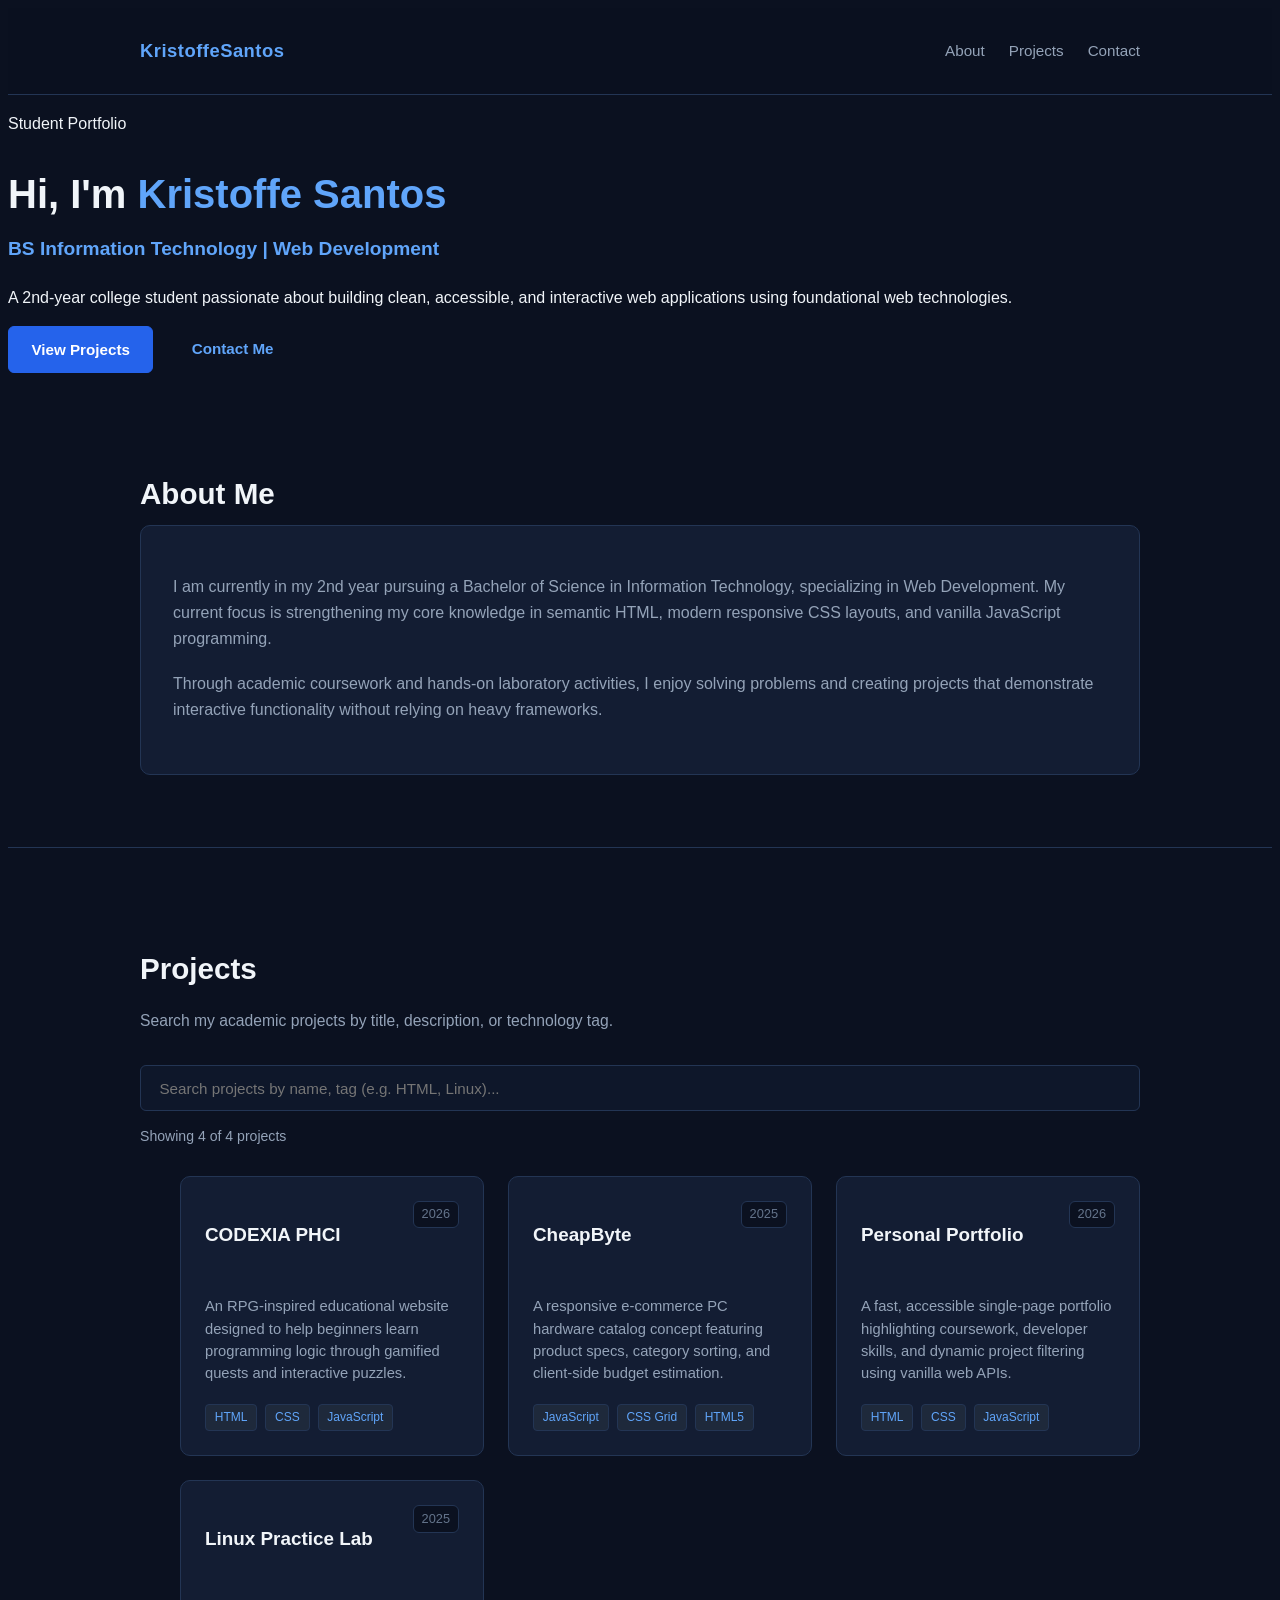
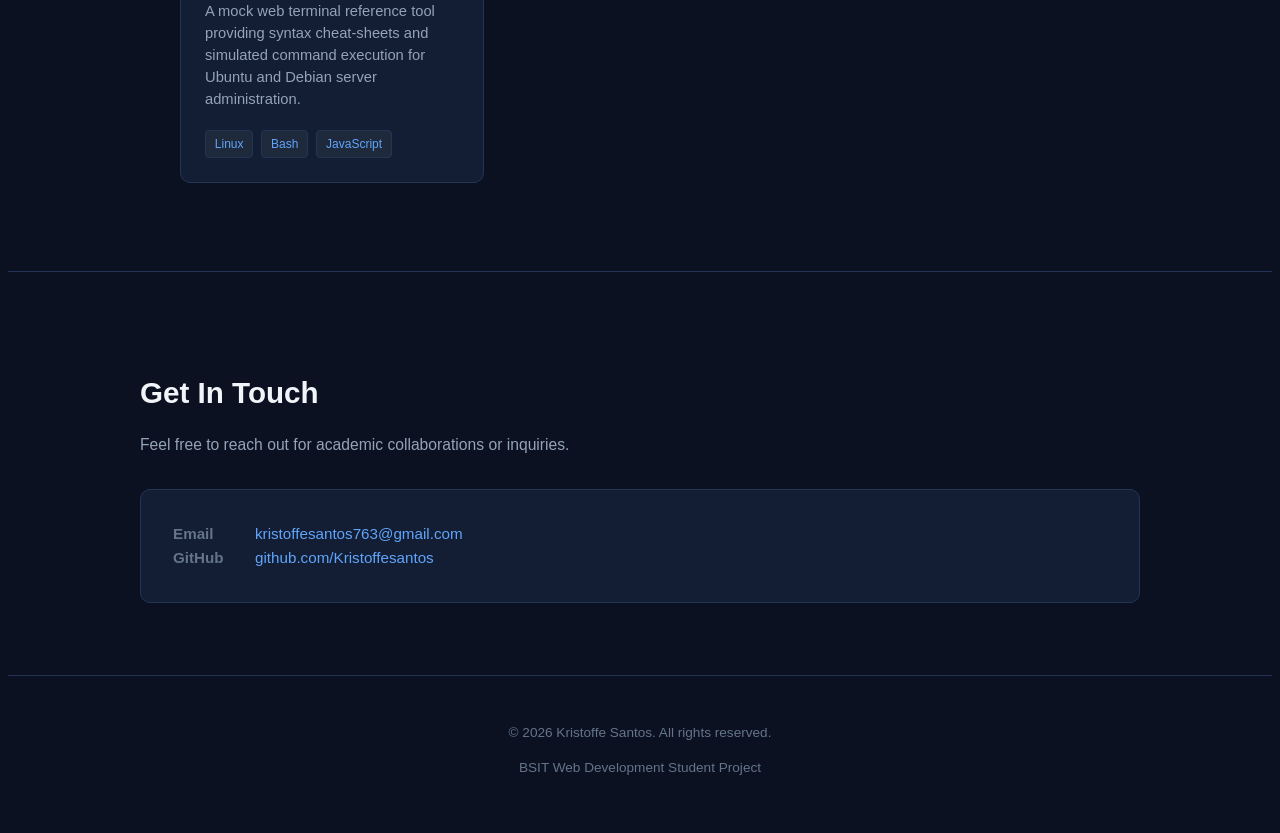
<file: index.html>
<!DOCTYPE html>
<html lang="en">
<head>
  <meta charset="UTF-8">
  <meta name="viewport" content="width=device-width, initial-scale=1.0">
  <title>Kristoffe Santos | BSIT Web Development Portfolio</title>
  <link rel="stylesheet" href="style.css">
  <script src="script.js" defer></script>
</head>
<body>


  <header class="header">
    <div class="nav-container">
      <a href="#hero" class="nav-logo">Kristoffe<span>Santos</span></a>
      <nav aria-label="Main Navigation">
        <ul class="nav-links">
          <li><a href="#about">About</a></li>
          <li><a href="#projects">Projects</a></li>
          <li><a href="#contact">Contact</a></li>
        </ul>
      </nav>
    </div>
  </header>

  <main>

    <section id="hero" class="hero">
      <div class="hero-content">
        <p class="hero-tag">Student Portfolio</p>
        <h1 class="hero-title">Hi, I'm <span class="highlight">Kristoffe Santos</span></h1>
        <h2 class="hero-subtitle">BS Information Technology | Web Development</h2>
        <p class="hero-description">
          A 2nd-year college student passionate about building clean, accessible, and interactive web applications using foundational web technologies.
        </p>
        <div class="hero-actions">
          <a href="#projects" class="btn btn-primary">View Projects</a>
          <a href="#contact" class="btn btn-outline">Contact Me</a>
        </div>
      </div>
    </section>


    <section id="about" class="section">
      <div class="container">
        <div class="section-header">
          <h2 class="section-title">About Me</h2>
          <div class="title-underline"></div>
        </div>
        <div class="about-card">
          <p>
            I am currently in my 2nd year pursuing a Bachelor of Science in Information Technology, specializing in Web Development. My current focus is strengthening my core knowledge in semantic HTML, modern responsive CSS layouts, and vanilla JavaScript programming.
          </p>
          <p>
            Through academic coursework and hands-on laboratory activities, I enjoy solving problems and creating projects that demonstrate interactive functionality without relying on heavy frameworks.
          </p>
        </div>
      </div>
    </section>

    <section id="projects" class="section">
      <div class="container">
        <div class="section-header">
          <h2 class="section-title">Projects</h2>
          <div class="title-underline"></div>
          <p class="section-subtitle">Search my academic projects by title, description, or technology tag.</p>
        </div>


        <div class="project-controls">
          <div class="search-box">
            <label for="project-search" class="visually-hidden">Search projects</label>
            <input 
              id="project-search" 
              type="search" 
              placeholder="Search projects by name, tag (e.g. HTML, Linux)..."
              autocomplete="off"
            >
          </div>
          <p id="project-count" aria-live="polite"></p>
        </div>


        <ul id="project-list" class="project-grid" aria-label="Project cards list"></ul>
      </div>
    </section>


    <section id="contact" class="section">
      <div class="container">
        <div class="section-header">
          <h2 class="section-title">Get In Touch</h2>
          <div class="title-underline"></div>
          <p class="section-subtitle">Feel free to reach out for academic collaborations or inquiries.</p>
        </div>
        <div class="contact-card">
          <div class="contact-item">
            <span class="contact-label">Email</span>
            <a href="mailto:kristoffesantos763@gmail.com" class="contact-link">kristoffesantos763@gmail.com</a>
          </div>
          <div class="contact-item">
            <span class="contact-label">GitHub</span>
            <a href="https://github.com/Kristoffesantos" target="_blank" rel="noopener noreferrer" class="contact-link">github.com/Kristoffesantos</a>
          </div>
        </div>
      </div>
    </section>
  </main>

  <footer class="footer">
    <div class="container footer-content">
      <p>&copy; 2026 Kristoffe Santos. All rights reserved.</p>
      <p class="footer-tag">BSIT Web Development Student Project</p>
    </div>
  </footer>

</body>
</html>
</file>
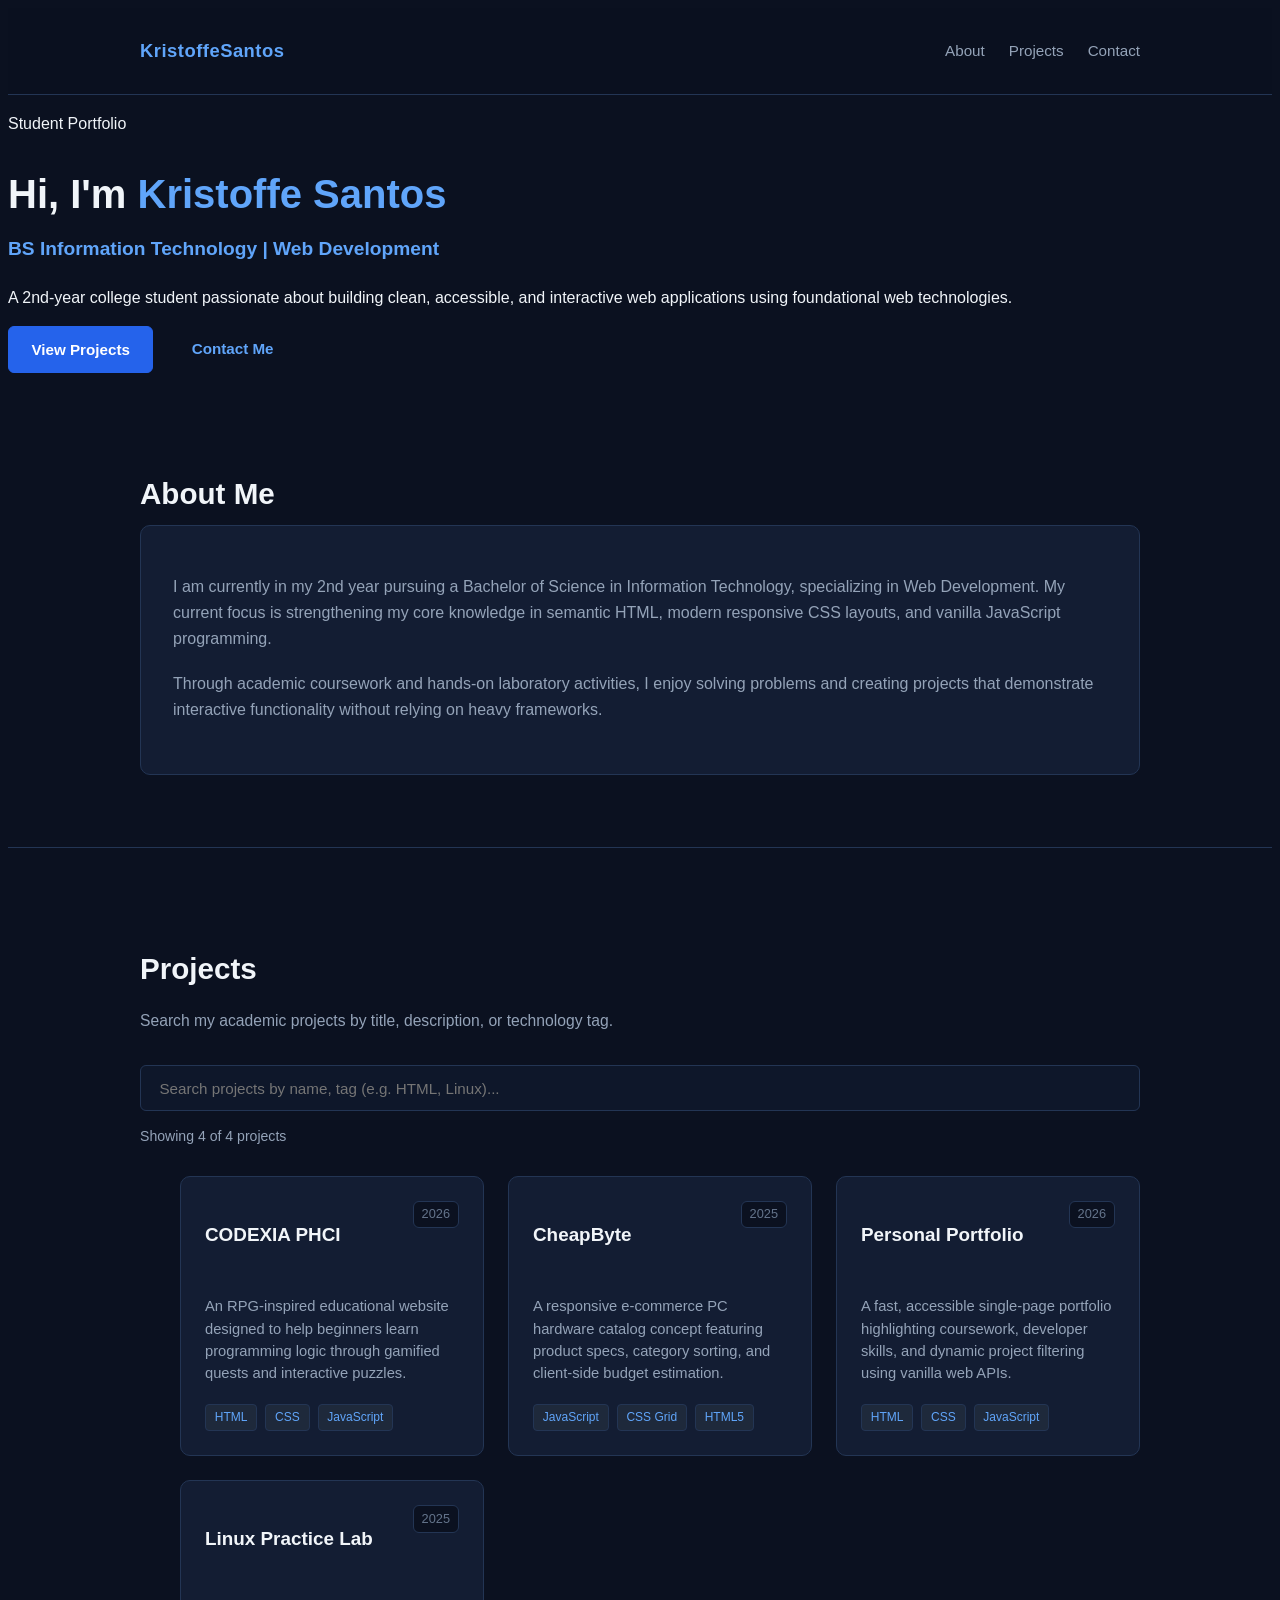
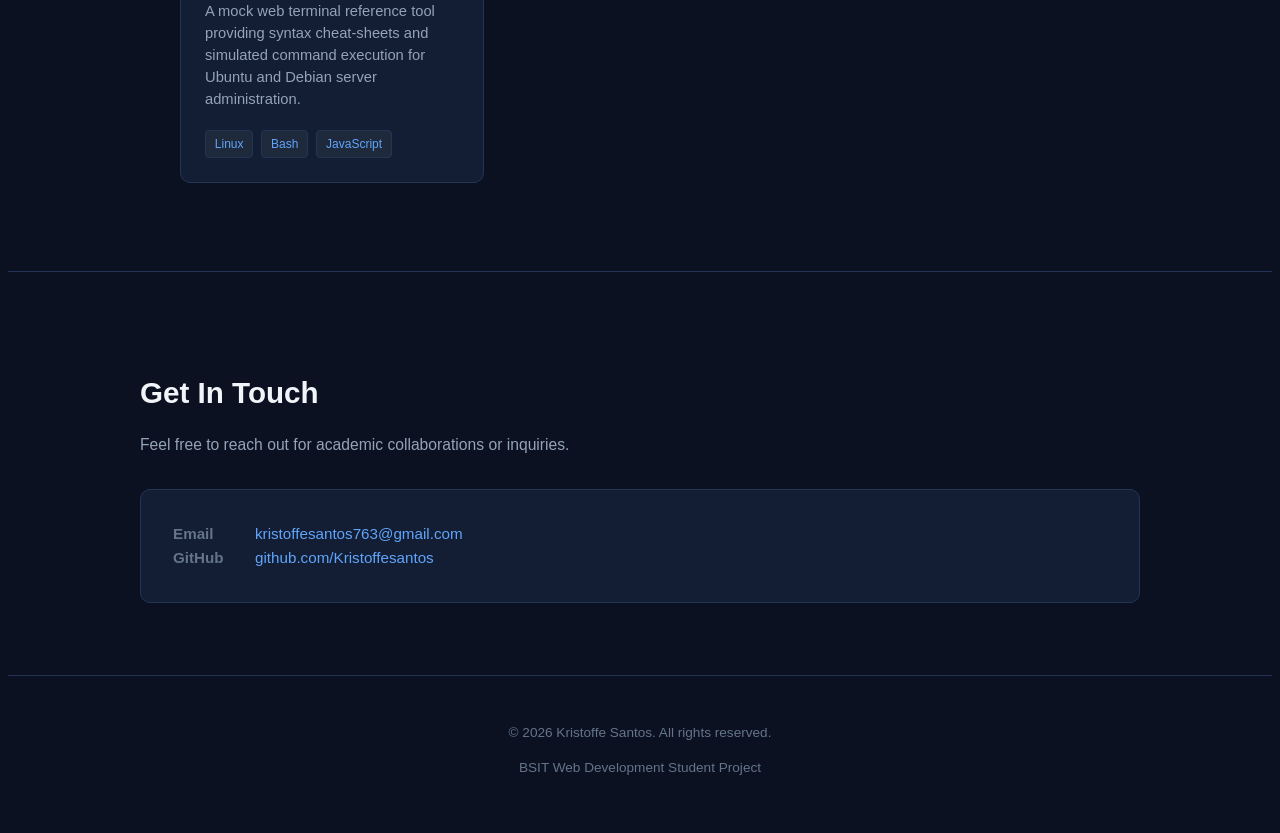
<file: Portfolio/index.html>
<!DOCTYPE html>
<html lang="en">
<head>
  <meta charset="UTF-8">
  <meta name="viewport" content="width=device-width, initial-scale=1.0">
  <title>Kristoffe Santos | BSIT Web Development Portfolio</title>
  <link rel="stylesheet" href="style.css">
  <script src="script.js" defer></script>
</head>
<body>

  <!-- Navigation Header -->
  <header class="header">
    <div class="nav-container">
      <a href="#hero" class="nav-logo">Kristoffe<span>Santos</span></a>
      <nav aria-label="Main Navigation">
        <ul class="nav-links">
          <li><a href="#about">About</a></li>
          <li><a href="#projects">Projects</a></li>
          <li><a href="#contact">Contact</a></li>
        </ul>
      </nav>
    </div>
  </header>

  <main>
    <!-- Hero Section -->
    <section id="hero" class="hero">
      <div class="hero-content">
        <p class="hero-tag">Student Portfolio</p>
        <h1 class="hero-title">Hi, I'm <span class="highlight">Kristoffe Santos</span></h1>
        <h2 class="hero-subtitle">BS Information Technology | Web Development</h2>
        <p class="hero-description">
          A 2nd-year college student passionate about building clean, accessible, and interactive web applications using foundational web technologies.
        </p>
        <div class="hero-actions">
          <a href="#projects" class="btn btn-primary">View Projects</a>
          <a href="#contact" class="btn btn-outline">Contact Me</a>
        </div>
      </div>
    </section>

    <!-- About Me Section -->
    <section id="about" class="section">
      <div class="container">
        <div class="section-header">
          <h2 class="section-title">About Me</h2>
          <div class="title-underline"></div>
        </div>
        <div class="about-card">
          <p>
            I am currently in my 2nd year pursuing a Bachelor of Science in Information Technology, specializing in Web Development. My current focus is strengthening my core knowledge in semantic HTML, modern responsive CSS layouts, and vanilla JavaScript programming.
          </p>
          <p>
            Through academic coursework and hands-on laboratory activities, I enjoy solving problems and creating projects that demonstrate interactive functionality without relying on heavy frameworks.
          </p>
        </div>
      </div>
    </section>

    <!-- Interactive Projects Section -->
    <section id="projects" class="section">
      <div class="container">
        <div class="section-header">
          <h2 class="section-title">Projects</h2>
          <div class="title-underline"></div>
          <p class="section-subtitle">Search my academic projects by title, description, or technology tag.</p>
        </div>

        <!-- Project Controls -->
        <div class="project-controls">
          <div class="search-box">
            <label for="project-search" class="visually-hidden">Search projects</label>
            <input 
              id="project-search" 
              type="search" 
              placeholder="Search projects by name, tag (e.g. HTML, Linux)..."
              autocomplete="off"
            >
          </div>
          <p id="project-count" aria-live="polite"></p>
        </div>

        <!-- Dynamic Container (Populated by script.js) -->
        <ul id="project-list" class="project-grid" aria-label="Project cards list"></ul>
      </div>
    </section>

    <!-- Contact Section -->
    <section id="contact" class="section">
      <div class="container">
        <div class="section-header">
          <h2 class="section-title">Get In Touch</h2>
          <div class="title-underline"></div>
          <p class="section-subtitle">Feel free to reach out for academic collaborations or inquiries.</p>
        </div>
        <div class="contact-card">
          <div class="contact-item">
            <span class="contact-label">Email</span>
            <a href="mailto:kristoffesantos763@gmail.com" class="contact-link">kristoffesantos763@gmail.com</a>
          </div>
          <div class="contact-item">
            <span class="contact-label">GitHub</span>
            <a href="https://github.com/Kristoffesantos" target="_blank" rel="noopener noreferrer" class="contact-link">github.com/Kristoffesantos</a>
          </div>
        </div>
      </div>
    </section>
  </main>

  <!-- Footer -->
  <footer class="footer">
    <div class="container footer-content">
      <p>&copy; 2026 Kristoffe Santos. All rights reserved.</p>
      <p class="footer-tag">BSIT Web Development Student Project</p>
    </div>
  </footer>

</body>
</html>
</file>
<file: style.css>
:root {
--bg-main: #0b1120;
--bg-card: #131d33;
--bg-card-hover: #1a2744;
--bg-input: #0e172a;
--border-color: #233554;
--border-hover: #3b82f6;

--text-primary: #f1f5f9;
--text-secondary: #94a3b8;
--text-muted: #64748b;

--primary-blue: #2563eb;
--primary-blue-hover: #1d4ed8;
--accent-light: #60a5fa;
--tag-bg: #1e293b;

--max-width: 1000px;
--radius-sm: 6px;
--radius-md: 10px;
--radius-lg: 14px;

--font-stack: -apple-system, BlinkMacSystemFont, 'Segoe UI', Roboto, Helvetica, Arial, sans-serif;
}



{
box-sizing: border-box;
margin: 0;
padding: 0;
}

html {
scroll-behavior: smooth;
}

body {
font-family: var(--font-stack);
background-color: var(--bg-main);
color: var(--text-primary);
line-height: 1.6;
-webkit-font-smoothing: antialiased;
}

a {
color: var(--accent-light);
text-decoration: none;
transition: color 0.2s ease;
}

a:hover {
color: #93c5fd;
}

.container {
width: 90%;
max-width: var(--max-width);
margin: 0 auto;
}

.visually-hidden {
position: absolute;
width: 1px;
height: 1px;
padding: 0;
margin: -1px;
overflow: hidden;
clip: rect(0, 0, 0, 0);
white-space: nowrap;
border: 0;
}


.header {
position: sticky;
top: 0;
z-index: 50;
background-color: rgba(11, 17, 32, 0.95);
border-bottom: 1px solid var(--border-color);
backdrop-filter: blur(8px);
}

.nav-container {
display: flex;
justify-content: space-between;
align-items: center;
max-width: var(--max-width);
margin: 0 auto;
padding: 0.9rem 1.25rem;
}

.nav-logo {
font-size: 1.15rem;
font-weight: 700;
letter-spacing: 0.5px;
color: var(--accent-light);
}

.nav-links {
display: flex;
list-style: none;
gap: 1.5rem;
}

.nav-links a {
color: var(--text-secondary);
font-size: 0.95rem;
font-weight: 500;
}

.nav-links a:hover {
color: var(--text-primary);
}

.hero-section {
padding: 5rem 0 4rem;
border-bottom: 1px solid var(--border-color);
}

.hero-content {
text-align: left;
}

.status-badge {
display: inline-block;
padding: 0.35rem 0.85rem;
background-color: #1e293b;
color: var(--accent-light);
border: 1px solid #293a58;
border-radius: 9999px;
font-size: 0.8rem;
font-weight: 600;
margin-bottom: 1.25rem;
}

.hero-title {
font-size: 2.5rem;
font-weight: 800;
line-height: 1.2;
margin-bottom: 0.5rem;
}

.hero-title .highlight {
color: var(--accent-light);
}

.hero-subtitle {
font-size: 1.2rem;
color: var(--accent-light);
font-weight: 600;
margin-bottom: 1.25rem;
}

.hero-desc {
color: var(--text-secondary);
max-width: 620px;
font-size: 1.05rem;
margin-bottom: 2rem;
}

.hero-actions {
display: flex;
gap: 1rem;
flex-wrap: wrap;
}

.btn {
display: inline-block;
padding: 0.65rem 1.4rem;
border-radius: var(--radius-sm);
font-weight: 600;
font-size: 0.95rem;
text-align: center;
transition: background-color 0.2s ease, border-color 0.2s ease;
}

.btn-primary {
background-color: var(--primary-blue);
color: #ffffff;
border: 1px solid var(--primary-blue);
}

.btn-primary:hover {
background-color: var(--primary-blue-hover);
color: #ffffff;
}

.btn-secondary {
background-color: transparent;
color: var(--text-primary);
border: 1px solid var(--border-color);
}

.btn-secondary:hover {
background-color: var(--bg-card);
border-color: var(--text-secondary);
}


.section {
padding: 4.5rem 0;
border-bottom: 1px solid var(--border-color);
}

.section-title {
font-size: 1.85rem;
font-weight: 700;
margin-bottom: 0.5rem;
color: var(--text-primary);
}

.section-subtitle {
color: var(--text-secondary);
margin-bottom: 2rem;
font-size: 0.98rem;
}


.about-card {
background-color: var(--bg-card);
border: 1px solid var(--border-color);
border-radius: var(--radius-md);
padding: 2rem;
}

.about-card p {
color: var(--text-secondary);
margin-bottom: 1.25rem;
}

.academic-highlights {
display: grid;
grid-template-columns: repeat(auto-fit, minmax(140px, 1fr));
gap: 1rem;
margin-top: 1.75rem;
padding-top: 1.5rem;
border-top: 1px solid var(--border-color);
}

.highlight-box {
background-color: var(--bg-main);
border: 1px solid var(--border-color);
border-radius: var(--radius-sm);
padding: 1rem;
text-align: center;
}

.highlight-number {
display: block;
font-size: 1.5rem;
font-weight: 700;
color: var(--accent-light);
}

.highlight-label {
display: block;
font-size: 0.85rem;
color: var(--text-muted);
}

.project-controls {
margin-bottom: 1.75rem;
}

.search-wrapper {
margin-bottom: 0.75rem;
}

#project-search {
width: 100%;
padding: 0.85rem 1.15rem;
font-size: 0.95rem;
color: var(--text-primary);
background-color: var(--bg-input);
border: 1px solid var(--border-color);
border-radius: var(--radius-sm);
outline: none;
transition: border-color 0.2s ease, box-shadow 0.2s ease;
}

#project-search:focus {
border-color: var(--border-hover);
box-shadow: 0 0 0 3px rgba(37, 99, 235, 0.25);
}

#project-count {
font-size: 0.88rem;
color: var(--text-secondary);
font-weight: 500;
}

.project-grid {
list-style: none;
display: grid;
grid-template-columns: repeat(auto-fit, minmax(290px, 1fr));
gap: 1.5rem;
}

.project-card {
background-color: var(--bg-card);
border: 1px solid var(--border-color);
border-radius: var(--radius-md);
padding: 1.5rem;
display: flex;
flex-direction: column;
justify-content: space-between;
transition: border-color 0.2s ease, transform 0.15s ease;
}

.project-card:hover {
border-color: var(--border-hover);
background-color: var(--bg-card-hover);
transform: translateY(-2px);
}

.project-card-header {
display: flex;
justify-content: space-between;
align-items: flex-start;
gap: 0.75rem;
margin-bottom: 0.75rem;
}

.project-title {
font-size: 1.18rem;
font-weight: 600;
color: var(--text-primary);
}

.project-year {
font-size: 0.8rem;
color: var(--text-muted);
background-color: var(--bg-main);
padding: 0.15rem 0.5rem;
border-radius: var(--radius-sm);
border: 1px solid var(--border-color);
white-space: nowrap;
}

.project-desc {
color: var(--text-secondary);
font-size: 0.92rem;
line-height: 1.5;
margin-bottom: 1.25rem;
flex-grow: 1;
}

.project-tags {
display: flex;
flex-wrap: wrap;
gap: 0.5rem;
margin-top: auto;
}

.project-tag {
background-color: var(--tag-bg);
border: 1px solid var(--border-color);
color: var(--accent-light);
font-size: 0.75rem;
padding: 0.2rem 0.55rem;
border-radius: 4px;
}

.no-results {
grid-column: 1 / -1;
text-align: center;
padding: 3rem 1.5rem;
background-color: var(--bg-card);
border: 1px dashed var(--border-color);
border-radius: var(--radius-md);
color: var(--text-secondary);
font-size: 1rem;
}
.contact-card {
background-color: var(--bg-card);
border: 1px solid var(--border-color);
border-radius: var(--radius-md);
padding: 2rem;
}

.contact-info {
display: flex;
flex-direction: column;
gap: 1rem;
}

.contact-item {
display: flex;
align-items: center;
gap: 0.75rem;
font-size: 0.95rem;
}

.contact-label {
font-weight: 600;
color: var(--text-muted);
min-width: 70px;
}

.footer {
padding: 2rem 0;
text-align: center;
color: var(--text-muted);
font-size: 0.85rem;
}

.footer-note {
margin-top: 0.35rem;
color: var(--text-secondary);
}


@media (max-width: 680px) {
.hero-title {
font-size: 2rem;
}

.nav-container {
flex-direction: column;
gap: 0.75rem;
}

.nav-links {
gap: 1rem;
}

.section {
padding: 3.5rem 0;
}

.project-grid {
grid-template-columns: 1fr;
}

.contact-item {
flex-direction: column;
align-items: flex-start;
gap: 0.2rem;
}
}
</file>
<file: Portfolio/style.css>
:root {
--bg-main: #0b1120;
--bg-card: #131d33;
--bg-card-hover: #1a2744;
--bg-input: #0e172a;
--border-color: #233554;
--border-hover: #3b82f6;

--text-primary: #f1f5f9;
--text-secondary: #94a3b8;
--text-muted: #64748b;

--primary-blue: #2563eb;
--primary-blue-hover: #1d4ed8;
--accent-light: #60a5fa;
--tag-bg: #1e293b;

--max-width: 1000px;
--radius-sm: 6px;
--radius-md: 10px;
--radius-lg: 14px;

--font-stack: -apple-system, BlinkMacSystemFont, 'Segoe UI', Roboto, Helvetica, Arial, sans-serif;
}

/* STREAMING_CHUNK:Configuring base document styles and reset */

{
box-sizing: border-box;
margin: 0;
padding: 0;
}

html {
scroll-behavior: smooth;
}

body {
font-family: var(--font-stack);
background-color: var(--bg-main);
color: var(--text-primary);
line-height: 1.6;
-webkit-font-smoothing: antialiased;
}

a {
color: var(--accent-light);
text-decoration: none;
transition: color 0.2s ease;
}

a:hover {
color: #93c5fd;
}

.container {
width: 90%;
max-width: var(--max-width);
margin: 0 auto;
}

.visually-hidden {
position: absolute;
width: 1px;
height: 1px;
padding: 0;
margin: -1px;
overflow: hidden;
clip: rect(0, 0, 0, 0);
white-space: nowrap;
border: 0;
}

/* STREAMING_CHUNK:Styling navigation bar */
.header {
position: sticky;
top: 0;
z-index: 50;
background-color: rgba(11, 17, 32, 0.95);
border-bottom: 1px solid var(--border-color);
backdrop-filter: blur(8px);
}

.nav-container {
display: flex;
justify-content: space-between;
align-items: center;
max-width: var(--max-width);
margin: 0 auto;
padding: 0.9rem 1.25rem;
}

.nav-logo {
font-size: 1.15rem;
font-weight: 700;
letter-spacing: 0.5px;
color: var(--accent-light);
}

.nav-links {
display: flex;
list-style: none;
gap: 1.5rem;
}

.nav-links a {
color: var(--text-secondary);
font-size: 0.95rem;
font-weight: 500;
}

.nav-links a:hover {
color: var(--text-primary);
}

/* STREAMING_CHUNK:Styling hero section */
.hero-section {
padding: 5rem 0 4rem;
border-bottom: 1px solid var(--border-color);
}

.hero-content {
text-align: left;
}

.status-badge {
display: inline-block;
padding: 0.35rem 0.85rem;
background-color: #1e293b;
color: var(--accent-light);
border: 1px solid #293a58;
border-radius: 9999px;
font-size: 0.8rem;
font-weight: 600;
margin-bottom: 1.25rem;
}

.hero-title {
font-size: 2.5rem;
font-weight: 800;
line-height: 1.2;
margin-bottom: 0.5rem;
}

.hero-title .highlight {
color: var(--accent-light);
}

.hero-subtitle {
font-size: 1.2rem;
color: var(--accent-light);
font-weight: 600;
margin-bottom: 1.25rem;
}

.hero-desc {
color: var(--text-secondary);
max-width: 620px;
font-size: 1.05rem;
margin-bottom: 2rem;
}

.hero-actions {
display: flex;
gap: 1rem;
flex-wrap: wrap;
}

.btn {
display: inline-block;
padding: 0.65rem 1.4rem;
border-radius: var(--radius-sm);
font-weight: 600;
font-size: 0.95rem;
text-align: center;
transition: background-color 0.2s ease, border-color 0.2s ease;
}

.btn-primary {
background-color: var(--primary-blue);
color: #ffffff;
border: 1px solid var(--primary-blue);
}

.btn-primary:hover {
background-color: var(--primary-blue-hover);
color: #ffffff;
}

.btn-secondary {
background-color: transparent;
color: var(--text-primary);
border: 1px solid var(--border-color);
}

.btn-secondary:hover {
background-color: var(--bg-card);
border-color: var(--text-secondary);
}

/* STREAMING_CHUNK:Styling general sections */
.section {
padding: 4.5rem 0;
border-bottom: 1px solid var(--border-color);
}

.section-title {
font-size: 1.85rem;
font-weight: 700;
margin-bottom: 0.5rem;
color: var(--text-primary);
}

.section-subtitle {
color: var(--text-secondary);
margin-bottom: 2rem;
font-size: 0.98rem;
}

/* STREAMING_CHUNK:Styling about section */
.about-card {
background-color: var(--bg-card);
border: 1px solid var(--border-color);
border-radius: var(--radius-md);
padding: 2rem;
}

.about-card p {
color: var(--text-secondary);
margin-bottom: 1.25rem;
}

.academic-highlights {
display: grid;
grid-template-columns: repeat(auto-fit, minmax(140px, 1fr));
gap: 1rem;
margin-top: 1.75rem;
padding-top: 1.5rem;
border-top: 1px solid var(--border-color);
}

.highlight-box {
background-color: var(--bg-main);
border: 1px solid var(--border-color);
border-radius: var(--radius-sm);
padding: 1rem;
text-align: center;
}

.highlight-number {
display: block;
font-size: 1.5rem;
font-weight: 700;
color: var(--accent-light);
}

.highlight-label {
display: block;
font-size: 0.85rem;
color: var(--text-muted);
}

/* STREAMING_CHUNK:Styling interactive projects controls and list */
.project-controls {
margin-bottom: 1.75rem;
}

.search-wrapper {
margin-bottom: 0.75rem;
}

#project-search {
width: 100%;
padding: 0.85rem 1.15rem;
font-size: 0.95rem;
color: var(--text-primary);
background-color: var(--bg-input);
border: 1px solid var(--border-color);
border-radius: var(--radius-sm);
outline: none;
transition: border-color 0.2s ease, box-shadow 0.2s ease;
}

#project-search:focus {
border-color: var(--border-hover);
box-shadow: 0 0 0 3px rgba(37, 99, 235, 0.25);
}

#project-count {
font-size: 0.88rem;
color: var(--text-secondary);
font-weight: 500;
}

.project-grid {
list-style: none;
display: grid;
grid-template-columns: repeat(auto-fit, minmax(290px, 1fr));
gap: 1.5rem;
}

.project-card {
background-color: var(--bg-card);
border: 1px solid var(--border-color);
border-radius: var(--radius-md);
padding: 1.5rem;
display: flex;
flex-direction: column;
justify-content: space-between;
transition: border-color 0.2s ease, transform 0.15s ease;
}

.project-card:hover {
border-color: var(--border-hover);
background-color: var(--bg-card-hover);
transform: translateY(-2px);
}

.project-card-header {
display: flex;
justify-content: space-between;
align-items: flex-start;
gap: 0.75rem;
margin-bottom: 0.75rem;
}

.project-title {
font-size: 1.18rem;
font-weight: 600;
color: var(--text-primary);
}

.project-year {
font-size: 0.8rem;
color: var(--text-muted);
background-color: var(--bg-main);
padding: 0.15rem 0.5rem;
border-radius: var(--radius-sm);
border: 1px solid var(--border-color);
white-space: nowrap;
}

.project-desc {
color: var(--text-secondary);
font-size: 0.92rem;
line-height: 1.5;
margin-bottom: 1.25rem;
flex-grow: 1;
}

.project-tags {
display: flex;
flex-wrap: wrap;
gap: 0.5rem;
margin-top: auto;
}

.project-tag {
background-color: var(--tag-bg);
border: 1px solid var(--border-color);
color: var(--accent-light);
font-size: 0.75rem;
padding: 0.2rem 0.55rem;
border-radius: 4px;
}

.no-results {
grid-column: 1 / -1;
text-align: center;
padding: 3rem 1.5rem;
background-color: var(--bg-card);
border: 1px dashed var(--border-color);
border-radius: var(--radius-md);
color: var(--text-secondary);
font-size: 1rem;
}

/* STREAMING_CHUNK:Styling contact and footer */
.contact-card {
background-color: var(--bg-card);
border: 1px solid var(--border-color);
border-radius: var(--radius-md);
padding: 2rem;
}

.contact-info {
display: flex;
flex-direction: column;
gap: 1rem;
}

.contact-item {
display: flex;
align-items: center;
gap: 0.75rem;
font-size: 0.95rem;
}

.contact-label {
font-weight: 600;
color: var(--text-muted);
min-width: 70px;
}

.footer {
padding: 2rem 0;
text-align: center;
color: var(--text-muted);
font-size: 0.85rem;
}

.footer-note {
margin-top: 0.35rem;
color: var(--text-secondary);
}

/* STREAMING_CHUNK:Configuring responsive media queries */
@media (max-width: 680px) {
.hero-title {
font-size: 2rem;
}

.nav-container {
flex-direction: column;
gap: 0.75rem;
}

.nav-links {
gap: 1rem;
}

.section {
padding: 3.5rem 0;
}

.project-grid {
grid-template-columns: 1fr;
}

.contact-item {
flex-direction: column;
align-items: flex-start;
gap: 0.2rem;
}
}
</file>
